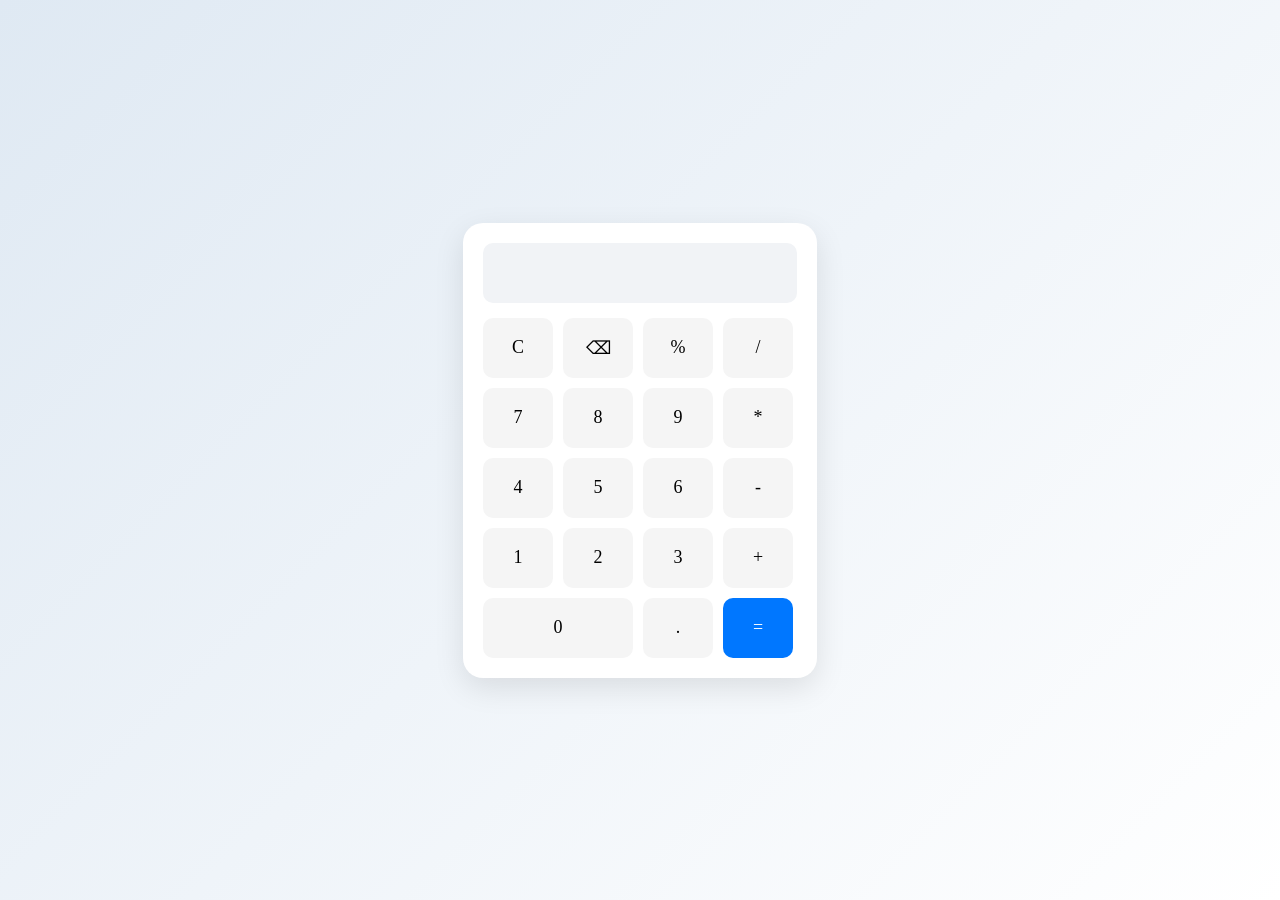
<file: Calculator(Task 3)/index.html>
<!DOCTYPE html>
<html lang="en">
<head>
<meta charset="UTF-8">
<meta name="viewport" content="width=device-width, initial-scale=1.0">
<title>Calculator</title>
<link rel="stylesheet" href="style.css">
</head>
<body>

<div class="calculator">
    <input type="text" id="display" disabled>

    <div class="buttons">
        <button>C</button>
        <button>⌫</button>
        <button>%</button>
        <button>/</button>

        <button>7</button>
        <button>8</button>
        <button>9</button>
        <button>*</button>

        <button>4</button>
        <button>5</button>
        <button>6</button>
        <button>-</button>

        <button>1</button>
        <button>2</button>
        <button>3</button>
        <button>+</button>

        <button class="zero">0</button>
        <button>.</button>
        <button class="equal">=</button>
    </div>
</div>

<script src="script.js"></script>
</body>
</html>
</file>
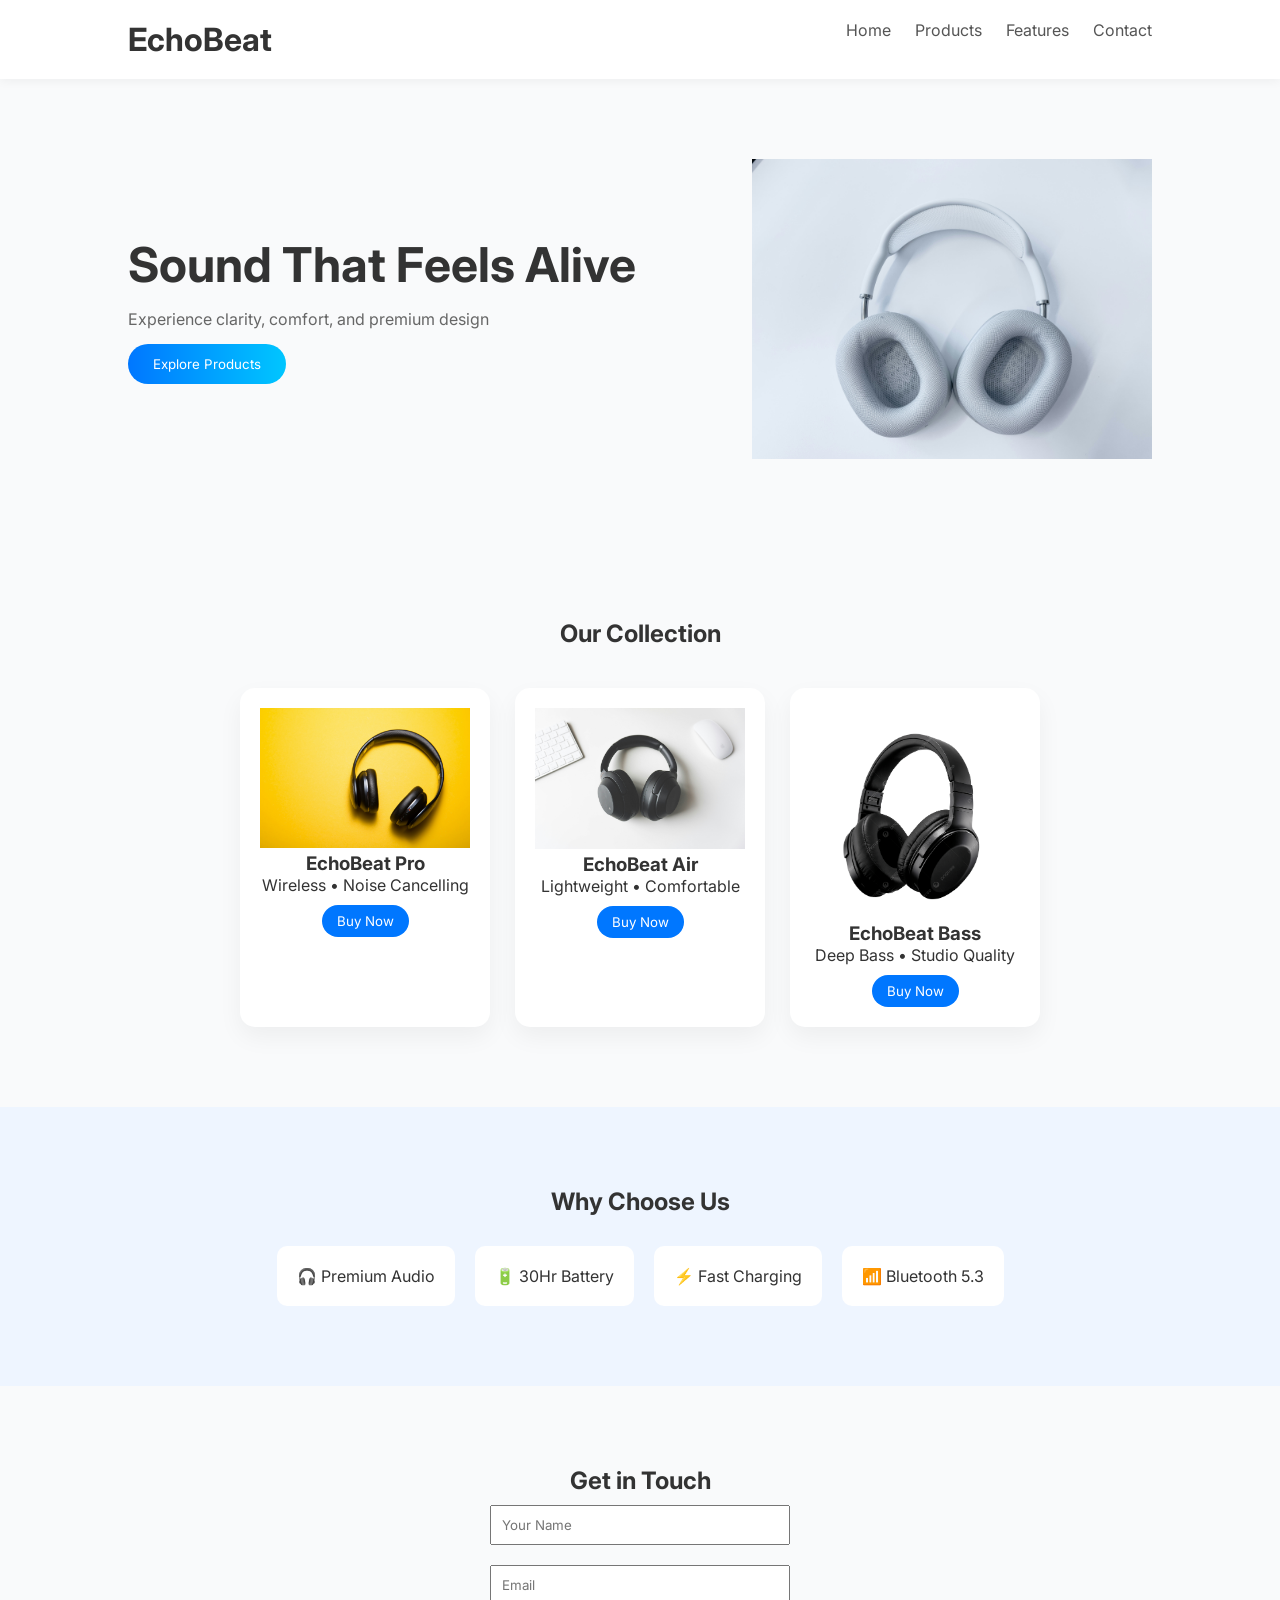
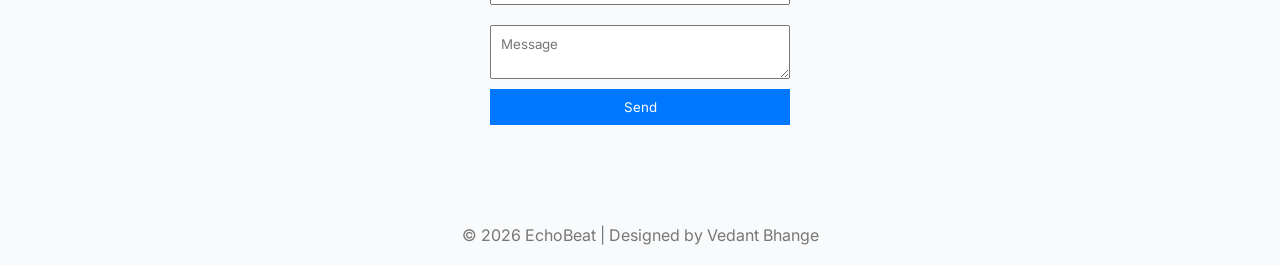
<file: Landing Page(Task 2)/index.html>
<!DOCTYPE html>
<html lang="en">
<head>
<meta charset="UTF-8">
<meta name="viewport" content="width=device-width, initial-scale=1.0">
<title>EchoBeat</title>
<link rel="stylesheet" href="style.css">
</head>
<body>

<!-- Navbar -->
<header>
    <div class="nav">
        <h1>EchoBeat</h1>
        <nav>
            <a href="#home">Home</a>
            <a href="#products">Products</a>
            <a href="#features">Features</a>
            <a href="#contact">Contact</a>
        </nav>
    </div>
</header>

<!-- Hero -->
<section id="home" class="hero">
    <div class="hero-text">
        <h2>Sound That Feels Alive</h2>
        <p>Experience clarity, comfort, and premium design</p>
        <button onclick="scrollToSection('products')">Explore Products</button>
    </div>
    <img src="hero-headphone.png" class="hero-img">
</section>

<!-- Products -->
<section id="products" class="products">
    <h2>Our Collection</h2>
    <div class="product-grid">

        <div class="card">
            <img src="h1.png">
            <h3>EchoBeat Pro</h3>
            <p>Wireless • Noise Cancelling</p>
            <button>Buy Now</button>
        </div>

        <div class="card">
            <img src="h2.png">
            <h3>EchoBeat Air</h3>
            <p>Lightweight • Comfortable</p>
            <button>Buy Now</button>
        </div>

        <div class="card">
            <img src="h3.png">
            <h3>EchoBeat Bass</h3>
            <p>Deep Bass • Studio Quality</p>
            <button>Buy Now</button>
        </div>

    </div>
</section>

<!-- Features -->
<section id="features" class="features">
    <h2>Why Choose Us</h2>
    <div class="feature-box">
        <div class="feature">🎧 Premium Audio</div>
        <div class="feature">🔋 30Hr Battery</div>
        <div class="feature">⚡ Fast Charging</div>
        <div class="feature">📶 Bluetooth 5.3</div>
    </div>
</section>

<!-- Contact -->
<section id="contact" class="contact">
    <h2>Get in Touch</h2>
    <form onsubmit="return sendMsg(event)">
        <input type="text" placeholder="Your Name" required>
        <input type="email" placeholder="Email" required>
        <textarea placeholder="Message"></textarea>
        <button type="submit">Send</button>
    </form>
    <p id="msg"></p>
</section>

<!-- Footer -->
<footer>
    <p>© 2026 EchoBeat | Designed by Vedant Bhange</p>
</footer>

<script src="script.js"></script>
</body>
</html>
</file>
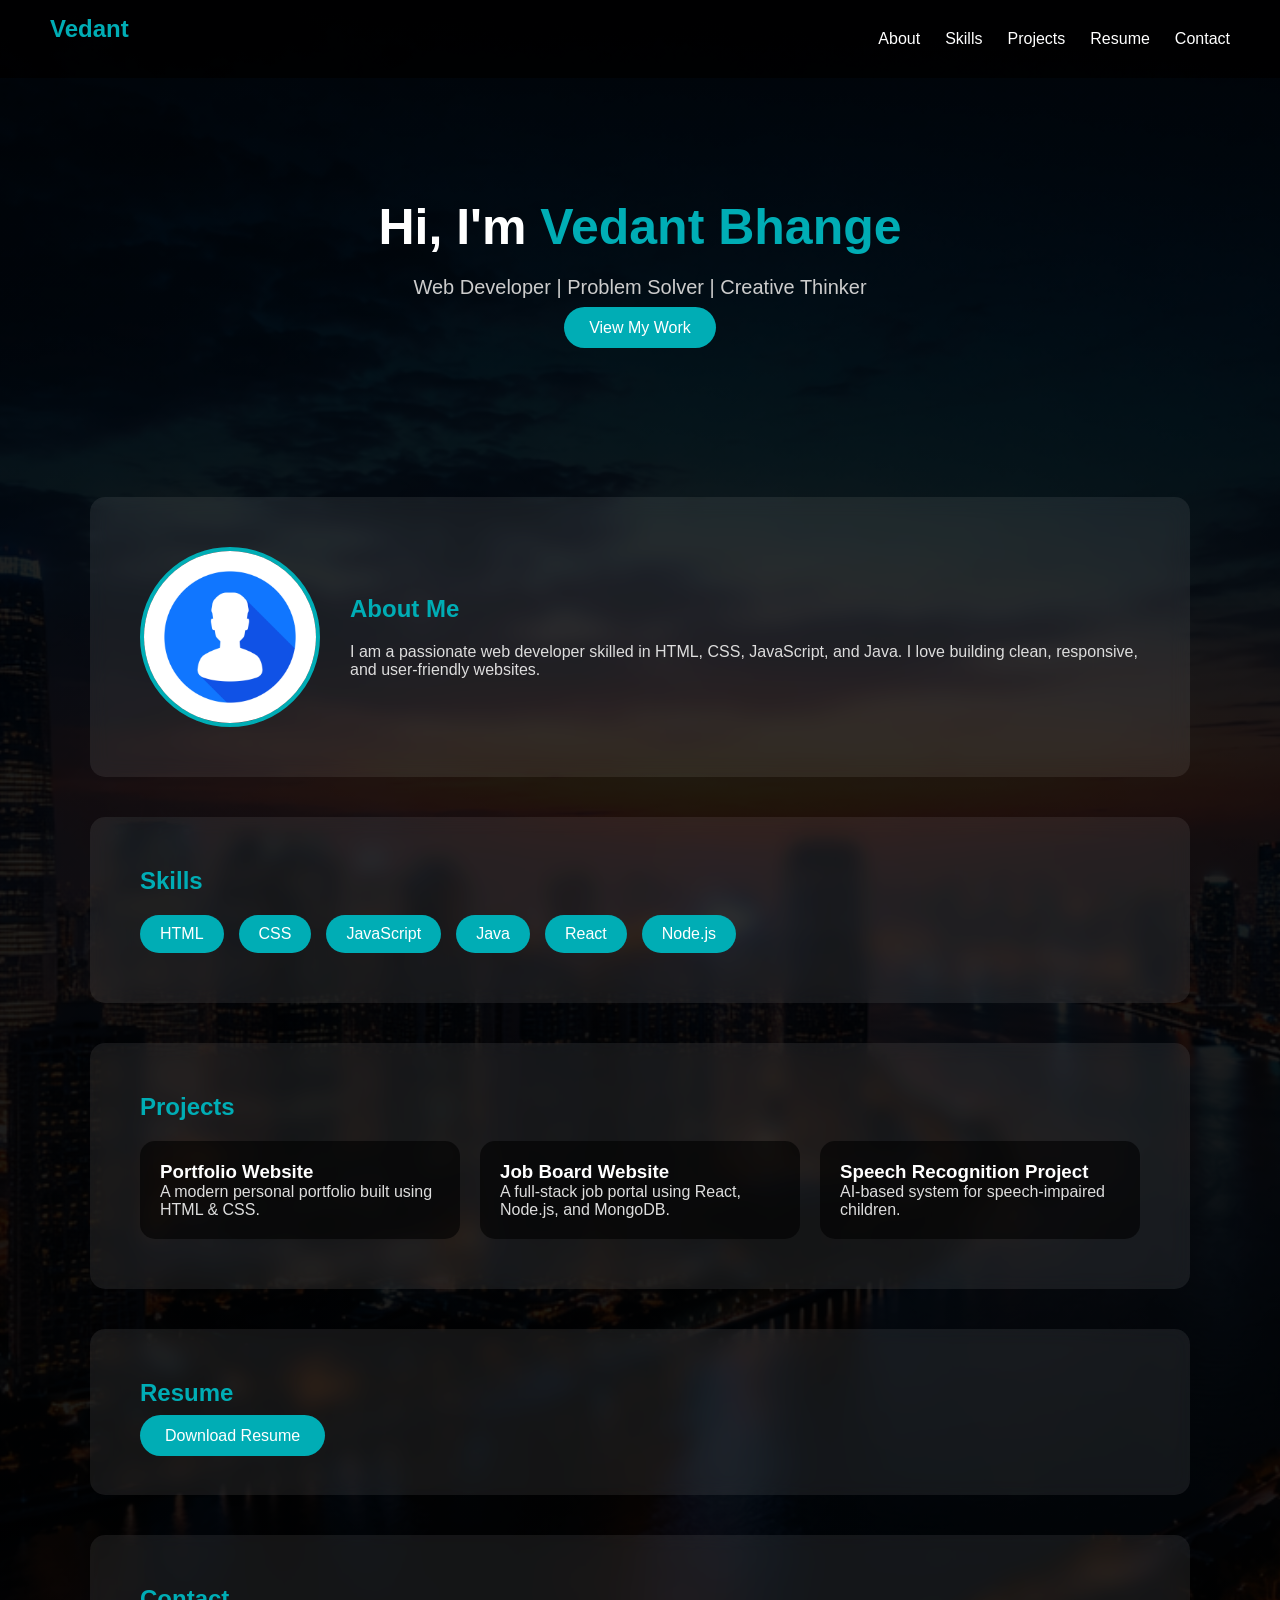
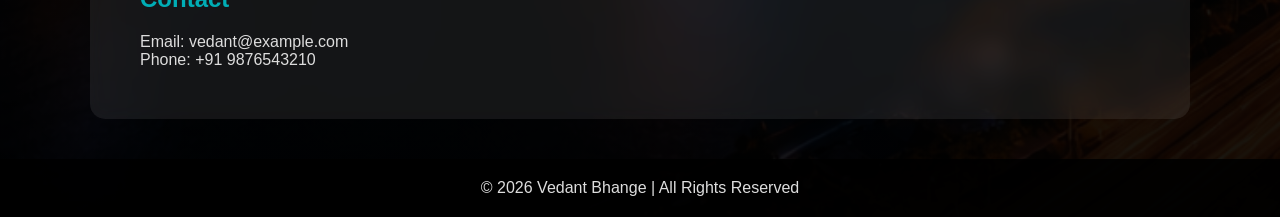
<file: Portfolio website(Task 1)/index.html>
<!DOCTYPE html>
<html lang="en">
<head>
    <meta charset="UTF-8">
    <meta name="viewport" content="width=device-width, initial-scale=1.0">
    <title>Vedant Bhange | Portfolio</title>
    <link rel="stylesheet" href="style.css">
</head>
<body>

<!-- Navbar -->
<nav>
    <h2>Vedant</h2>
    <ul>
        <li><a href="#about">About</a></li>
        <li><a href="#skills">Skills</a></li>
        <li><a href="#projects">Projects</a></li>
        <li><a href="#resume">Resume</a></li>
        <li><a href="#contact">Contact</a></li>
    </ul>
</nav>

<!-- Hero -->
<section class="hero">
    <h1>Hi, I'm <span>Vedant Bhange</span></h1>
    <p>Web Developer | Problem Solver | Creative Thinker</p>
    <a href="#projects" class="btn">View My Work</a>
</section>

<!-- About -->
<section id="about" class="container">
    <div class="about-box">
        <img src="profile.jpg" alt="Vedant">
        <div>
            <h2>About Me</h2>
            <p>I am a passionate web developer skilled in HTML, CSS, JavaScript, and Java. 
            I love building clean, responsive, and user-friendly websites.</p>
        </div>
    </div>
</section>

<!-- Skills -->
<section id="skills" class="container">
    <h2>Skills</h2>
    <div class="skills-grid">
        <div class="skill">HTML</div>
        <div class="skill">CSS</div>
        <div class="skill">JavaScript</div>
        <div class="skill">Java</div>
        <div class="skill">React</div>
        <div class="skill">Node.js</div>
    </div>
</section>

<!-- Projects -->
<section id="projects" class="container">
    <h2>Projects</h2>

    <div class="projects-grid">
        <div class="card">
            <h3>Portfolio Website</h3>
            <p>A modern personal portfolio built using HTML & CSS.</p>
        </div>

        <div class="card">
            <h3>Job Board Website</h3>
            <p>A full-stack job portal using React, Node.js, and MongoDB.</p>
        </div>

        <div class="card">
            <h3>Speech Recognition Project</h3>
            <p>AI-based system for speech-impaired children.</p>
        </div>
    </div>
</section>

<!-- Resume -->
<section id="resume" class="container">
    <h2>Resume</h2>
    <a href="resume.pdf" download class="btn">Download Resume</a>
</section>

<!-- Contact -->
<section id="contact" class="container">
    <h2>Contact</h2>
    <p>Email: vedant@example.com</p>
    <p>Phone: +91 9876543210</p>
</section>

<!-- Footer -->
<footer>
    <p>© 2026 Vedant Bhange | All Rights Reserved</p>
</footer>

</body>
</html>
</file>
<file: Calculator(Task 3)/style.css>
* {
    margin: 0;
    padding: 0;
    box-sizing: border-box;
    font-family: 'Segoe UI';
}

body {
    height: 100vh;
    display: flex;
    justify-content: center;
    align-items: center;
    background: linear-gradient(135deg, #dfe9f3, #ffffff);
}

/* Calculator Box */
.calculator {
    background: white;
    padding: 20px;
    border-radius: 20px;
    box-shadow: 0 10px 30px rgba(0,0,0,0.1);
}

/* Display */
#display {
    width: 100%;
    height: 60px;
    margin-bottom: 15px;
    text-align: right;
    font-size: 24px;
    padding: 10px;
    border: none;
    background: #f1f3f6;
    border-radius: 10px;
}

/* Grid Layout */
.buttons {
    display: grid;
    grid-template-columns: repeat(4, 70px);
    gap: 10px;
}

button {
    height: 60px;
    border: none;
    border-radius: 10px;
    font-size: 18px;
    cursor: pointer;
    background: #f5f5f5;
    transition: 0.2s;
}

button:hover {
    background: #e0e0e0;
}

button:active {
    transform: scale(0.95);
}

/* Special Buttons */
.equal {
    background: #0077ff;
    color: white;
}

.equal:hover {
    background: #005edc;
}

.zero {
    grid-column: span 2;
}
</file>
<file: Landing Page(Task 2)/style.css>
@import url('https://fonts.googleapis.com/css2?family=Inter:wght@300;500;700&display=swap');

* {
    margin: 0;
    padding: 0;
    box-sizing: border-box;
    font-family: 'Inter', sans-serif;
}

body {
    background: #f9fafb;
    color: #333;
}

/* Navbar */
header {
    background: white;
    box-shadow: 0 2px 10px rgba(0,0,0,0.05);
    position: sticky;
    top: 0;
}

.nav {
    display: flex;
    justify-content: space-between;
    padding: 20px 10%;
}

nav a {
    margin-left: 20px;
    text-decoration: none;
    color: #555;
}

nav a:hover {
    color: #0077ff;
}

/* Hero */
.hero {
    display: flex;
    align-items: center;
    justify-content: space-between;
    padding: 80px 10%;
}

.hero-text h2 {
    font-size: 48px;
}

.hero-text p {
    margin: 15px 0;
    color: #666;
}

.hero button {
    padding: 12px 25px;
    border: none;
    background: linear-gradient(90deg, #0077ff, #00c6ff);
    color: white;
    border-radius: 25px;
    cursor: pointer;
}

.hero-img {
    width: 400px;
}

/* Products */
.products {
    padding: 80px 10%;
    text-align: center;
}

.product-grid {
    display: flex;
    gap: 25px;
    margin-top: 40px;
    justify-content: center;
}

.card {
    background: white;
    padding: 20px;
    border-radius: 15px;
    box-shadow: 0 10px 25px rgba(0,0,0,0.05);
    transition: 0.3s;
    width: 250px;
}

.card img {
    width: 100%;
}

.card:hover {
    transform: translateY(-10px);
}

.card button {
    margin-top: 10px;
    padding: 8px 15px;
    border: none;
    background: #0077ff;
    color: white;
    border-radius: 20px;
}

/* Features */
.features {
    padding: 80px 10%;
    background: #eef5ff;
    text-align: center;
}

.feature-box {
    display: flex;
    justify-content: center;
    gap: 20px;
    margin-top: 30px;
}

.feature {
    background: white;
    padding: 20px;
    border-radius: 10px;
}

/* Contact */
.contact {
    padding: 80px 10%;
    text-align: center;
}

form {
    display: flex;
    flex-direction: column;
    width: 300px;
    margin: auto;
}

form input, textarea {
    margin: 10px 0;
    padding: 10px;
}

form button {
    background: #0077ff;
    color: white;
    border: none;
    padding: 10px;
}

/* Footer */
footer {
    text-align: center;
    padding: 20px;
    color: #777;
}
</file>
<file: Portfolio website(Task 1)/style.css>
/* Reset */
* {
    margin: 0;
    padding: 0;
    box-sizing: border-box;
    scroll-behavior: smooth;
}

/* Body */
body {
    font-family: 'Segoe UI', sans-serif;
    color: white;
    background: linear-gradient(rgba(0,0,0,0.85), rgba(0,0,0,0.9)),
                url('bg.png') no-repeat center/cover;
}

/* Navbar */
nav {
    display: flex;
    justify-content: space-between;
    align-items: center;
    padding: 15px 50px;
    background: rgba(0,0,0,0.8);
    position: sticky;
    top: 0;
    z-index: 1000;
}

nav h2 {
    color: #00adb5;
}

nav ul {
    display: flex;
    list-style: none;
}

nav ul li {
    margin-left: 25px;
}

nav ul li a {
    color: white;
    text-decoration: none;
    transition: 0.3s;
}

nav ul li a:hover {
    color: #00adb5;
}

/* Hero */
.hero {
    text-align: center;
    padding: 120px 20px;
}

.hero h1 {
    font-size: 50px;
}

.hero span {
    color: #00adb5;
}

.hero p {
    margin: 20px 0;
    font-size: 20px;
    color: #ccc;
}

/* Button */
.btn {
    background: #00adb5;
    padding: 12px 25px;
    color: white;
    text-decoration: none;
    border-radius: 25px;
    transition: 0.3s;
}

.btn:hover {
    background: #028f96;
}

/* Container (Glass Effect) */
.container {
    max-width: 1100px;
    margin: 40px auto;
    padding: 50px;

    background: rgba(255, 255, 255, 0.08);
    backdrop-filter: blur(10px);

    border-radius: 15px;
}

/* Headings */
h2 {
    margin-bottom: 20px;
    color: #00adb5;
}

/* About */
.about-box {
    display: flex;
    align-items: center;
    gap: 30px;
}

.about-box img {
    width: 180px;
    border-radius: 50%;
    border: 4px solid #00adb5;
}

/* Skills */
.skills-grid {
    display: flex;
    flex-wrap: wrap;
    gap: 15px;
}

.skill {
    background: #00adb5;
    padding: 10px 20px;
    border-radius: 20px;
    transition: 0.3s;
}

.skill:hover {
    transform: scale(1.1);
}

/* Projects */
.projects-grid {
    display: grid;
    grid-template-columns: repeat(auto-fit, minmax(250px, 1fr));
    gap: 20px;
}

.card {
    background: rgba(0,0,0,0.6);
    padding: 20px;
    border-radius: 15px;
    transition: 0.3s;
}

.card:hover {
    transform: translateY(-10px);
    background: rgba(0,173,181,0.4);
}

/* Text */
p {
    color: #ddd;
}

/* Footer */
footer {
    text-align: center;
    padding: 20px;
    background: rgba(0,0,0,0.9);
    margin-top: 30px;
}
</file>
